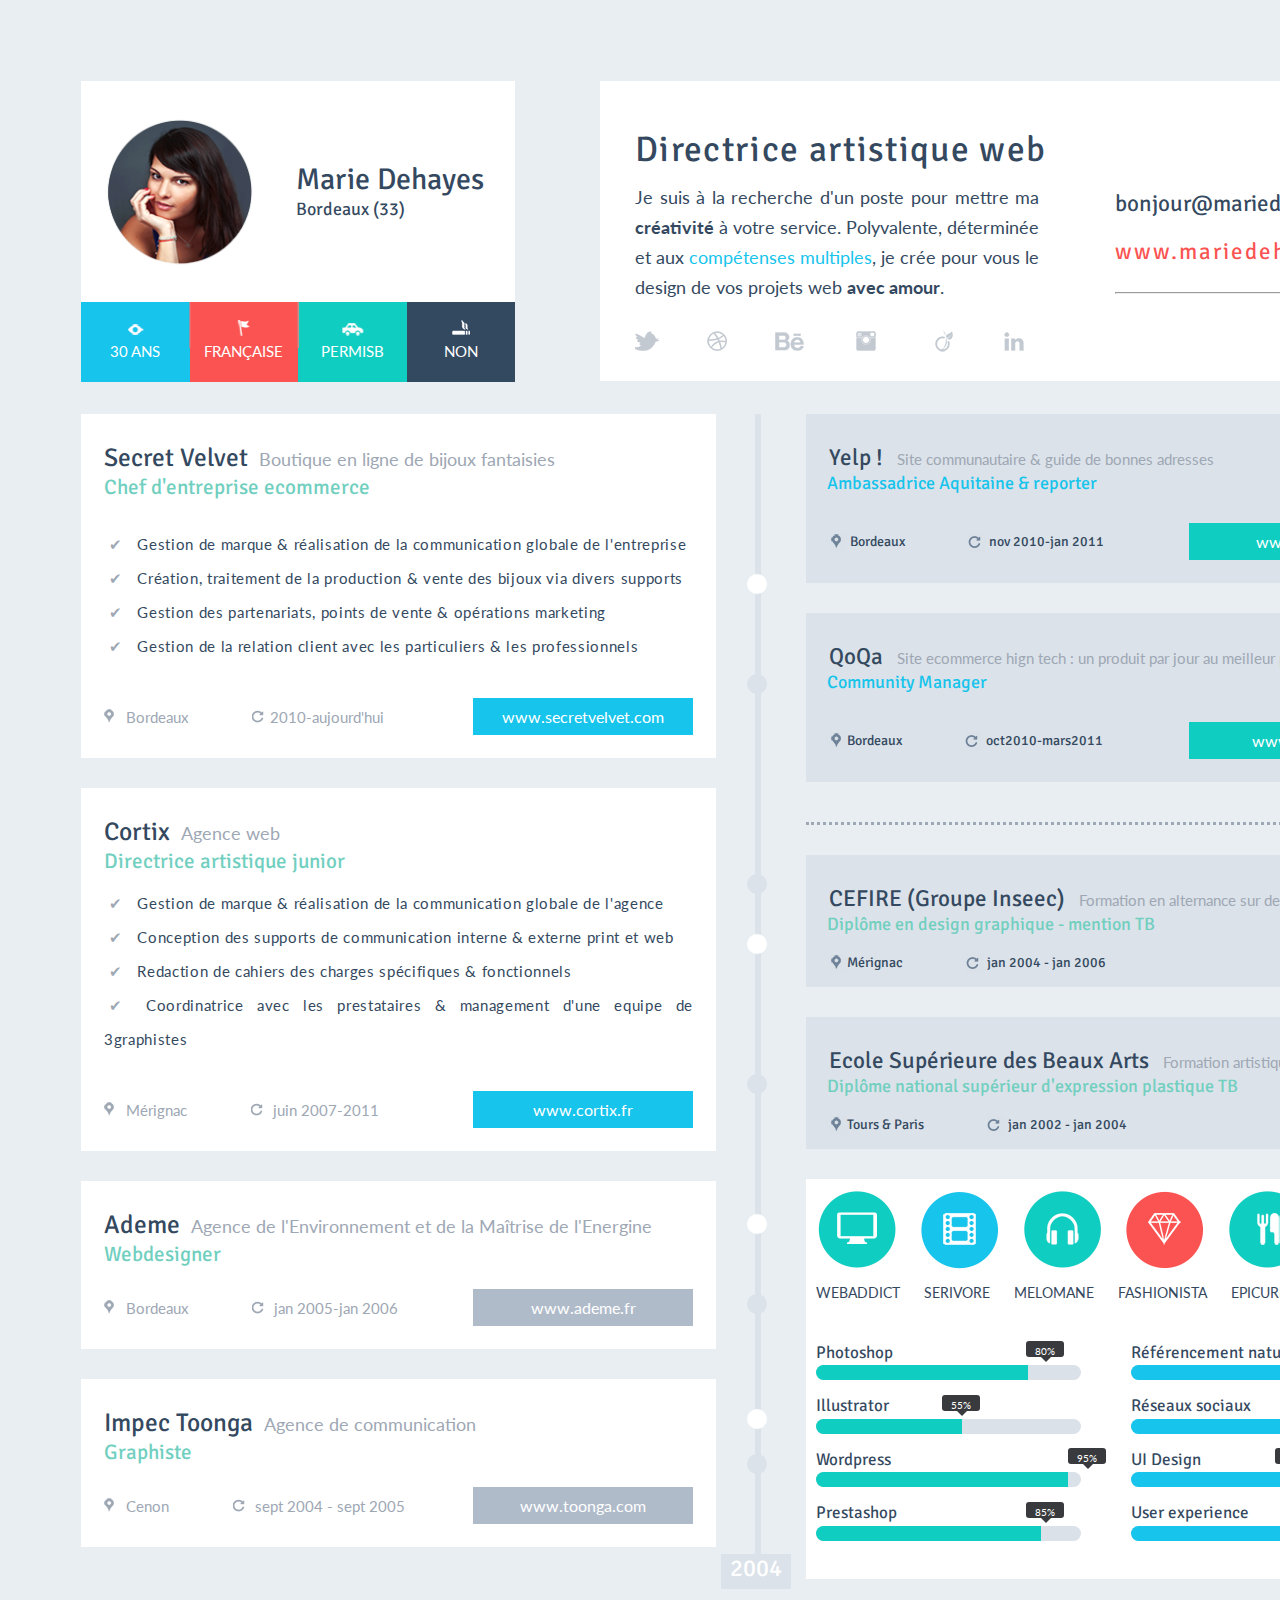
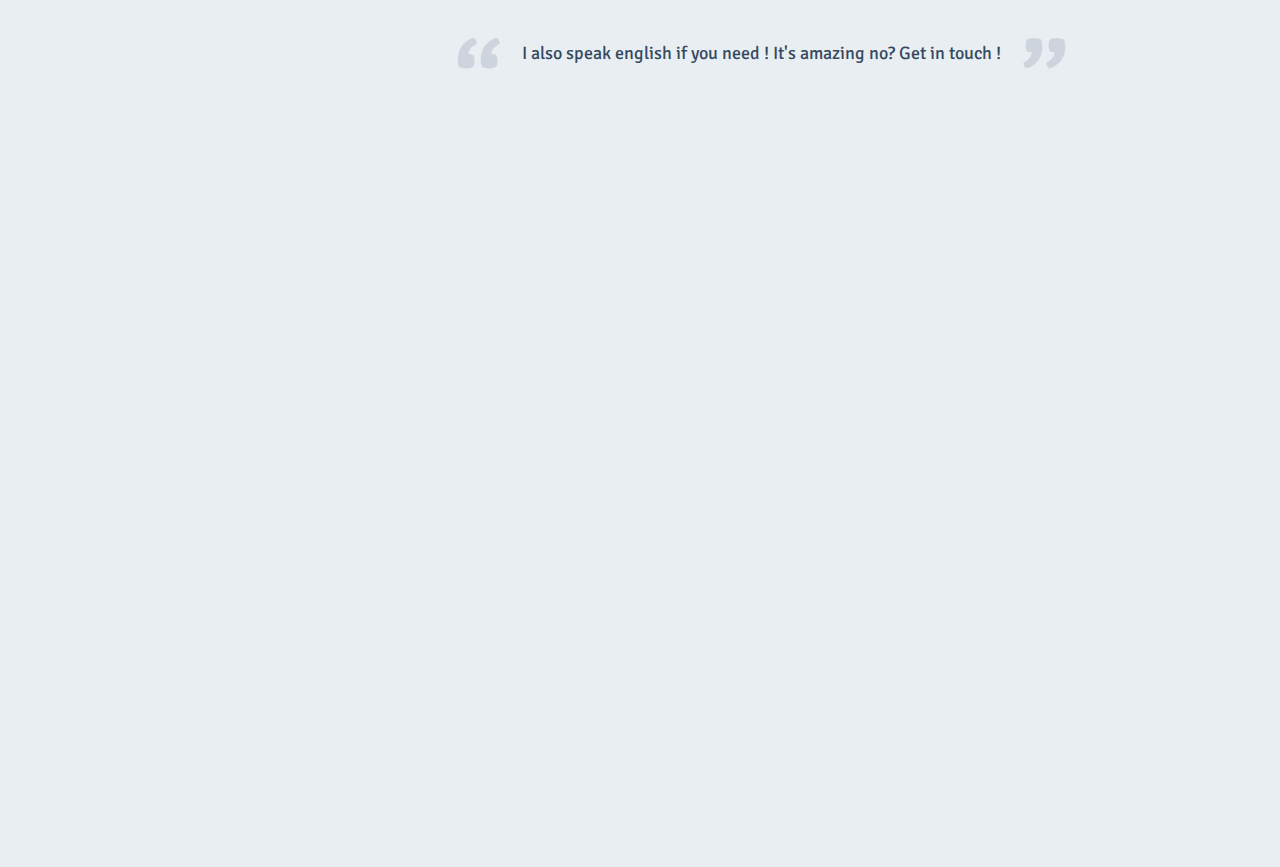
<file: Hello/index.html>
<!DOCTYPE html>
<html lang="ru">

<head>
    <meta charset="utf-8">
    <link rel="stylesheet" href="css/main.css">
    <link href="https://fonts.googleapis.com/css?family=Lato|Signika|Signika+Negative" rel="stylesheet">
    <title>Hello</title>
</head>

<body>

    <div class="layout-positioner header">

        <div class="column">
            <div class="share0">
                <img src="img/Task_Resume1.png">
            </div>
            <h2>Marie Dehayes</h2>
            <p id="Bordeaux33">Bordeaux (33)</p>
            <div>
                <p class="clear-left"></p>
                <a class="info info1" href=" ">
                    <p>30 ANS</p>
                </a>
                <a class="info info2" href=" ">
                    <p>FRANÇAISE</p>
                </a>
                <a class="info info3" href=" ">
                    <p>PERMISB</p>
                </a>
                <a class="info info4" href=" ">
                    <p>NON</p>
                </a>
            </div>
        </div>
        <div class="column">
            <div class="cell">
                <h1>Directrice artistique web</h1>
                <p class="headerCenterText">Je suis à la recherche d'un poste pour mettre ma
                    <strong>créativité</strong> à votre service. Polyvalente, déterminée et aux
                    <span style="color:#16C4EC;">compétenses multiples</span>, je crée pour vous le design de vos projets web
                    <strong>avec amour</strong>.</span>
                </p>
                <div class="share0">
                    <a class="social social11" href=" "></a>
                    <a class="social social12" href=" "></a>
                    <a class="social social13" href=" "></a>
                    <a class="social social14" href=" "></a>
                    <a class="social social15" href=" "></a>
                    <a class="social social16" href=" "></a>
                </div>
            </div>
        </div>
        <div class="column">
            <div id="header3">
                <p>bonjour@mariedehayes.com</p>
                <p id="www">www.mariedehayes.com</p>
                <hr>
            </div>
        </div>

    </div>

    <div class="layout-positioner features">
        <div class="column">

            <div class="cell">
                <span class="h2">Secret Velvet</span>
                <span class="h4">Boutique en ligne de bijoux fantaisies</span>
                <h3>Chef d'entreprise ecommerce</h3>
                <ul>
                    <li> Gestion de marque & réalisation de la communication globale de l'entreprise </li>
                    <li> Création, traitement de la production & vente des bijoux via divers supports </li>
                    <li> Gestion des partenariats, points de vente & opérations marketing </li>
                    <li> Gestion de la relation client avec les particuliers & les professionnels</li>
                </ul>

                <div class="share shareleft">
                    <span><span class="sprite2 plase21"></span> Bordeaux</span>
                    <span><span class="sprite2 date22"></span>2010-aujourd'hui</span>
                    <input type="submit" value="www.secretvelvet.com" class="inputBlue">
                </div>
            </div>
            <div class="cell">
                <span class="h2">Cortix</span>
                <span class="h4">Agence web</span>
                <h3>Directrice artistique junior</h3>
                <ul style="margin-top: 10px;
            ">
                    <li> Gestion de marque & réalisation de la communication globale de l'agence</li>
                    <li> Conception des supports de communication interne & externe print et web</li>
                    <li> Redaction de cahiers des charges spécifiques & fonctionnels</li>
                    <li> Coordinatrice avec les prestataires & management d'une equipe de 3graphistes</li>
                </ul>
                <div class="share shareleft">
                    <span><span class="sprite2 plase21"></span> Mérignac</span>
                    <span><span class="sprite2 date22"></span> juin 2007-2011</span>
                    <input type="submit" value="www.cortix.fr" class="inputBlue">
                </div>
            </div>
            <div class="cell">
                <span class="h2">Ademe</span>
                <span class="h4">Agence de l'Environnement et de la Maîtrise de l'Energine</span>
                <h3>Webdesigner</h3>
                <div class="share shareleft ">
                    <span><span class="sprite2 plase21"></span> Bordeaux</span>
                    <span><span class="sprite2 date22"></span> jan 2005-jan 2006</span>
                    <input type="submit" value="www.ademe.fr" class="inputGrey">
                </div>
            </div>
            <div class="cell">
                <span class="h2">Impec Toonga</span>
                <span class="h4">Agence de communication</span>
                <h3>Graphiste</h3>
                <div class="share shareleft ">
                    <span><span class="sprite2 plase21"></span> Cenon</span>
                    <span><span class="sprite2 date22"></span> sept 2004 - sept 2005</span>
                    <input type="submit" value="www.toonga.com" class="inputGrey">
                </div>
            </div>

        </div>


        <div column class="timeline column">
            <div class="dot">
            </div>
            <div class="dot">
            </div>
            <div class="dot">
            </div>
            <div class="dot">
            </div>
            <div class="dot">
            </div>
            <div class="dot">
            </div>
            <div class="dot">
            </div>
            <div class="dot">
            </div>
            <div class="dot">
            </div>
            <div class="box">2004
            </div>
        </div>

        <div class="column">

            <div class="cell">
                <span class="h2"> Yelp !</span>
                <span class="h4">Site communautaire & guide de bonnes adresses</span>
                <h3>Ambassadrice Aquitaine & reporter</h3>
                <div class="share">
                    <span><span class="sprite2 plase23"></span> Bordeaux</span>
                    <span><span class="sprite2 date24"></span> nov 2010-jan 2011</span>
                    <input type="submit" value="www.yelp.fr">
                </div>
            </div>
            <div class="cell">
                <span class="h2">QoQa</span>
                <span class="h4">Site ecommerce hign tech : un produit par jour au meilleur prix !</span>
                <h3>Community Manager</h3>
                <div class="share">
                    <span><span class="sprite2 plase23"></span>Bordeaux</span>
                    <span><span class="sprite2 date24"></span> oct2010-mars2011</span>

                    <input type="submit" value="www.qoqa.fr">
                </div>
            </div>


            <div class="cell cell2">
                <div class="hr2"></div>
            </div>



            <div class="cell cell2">
                <span class="h2">CEFIRE (Groupe Inseec)</span>
                <span class="h4">Formation en alternance sur deux années</span>
                <h3 style="color: #71CFC0;">Diplôme en design graphique - mention TB</h3>
                <div class="share shareMin">
                    <span><span class="sprite2 plase23"></span>Mérignac</span>
                    <span><span class="sprite2 date24"></span> jan 2004 - jan 2006</span>
                    <div class="star">
                        <span><span class="sprite2 star25"></span></span>
                        <span><span class="sprite2 star25"></span></span>
                        <span><span class="sprite2 star25"></span></span>
                        <span><span class="sprite2 star25"></span></span>
                        <span><span class="sprite2 star26"></span></span>
                    </div>
                </div>
            </div>
            <div class="cell cell2">
                <span class="h2">Ecole Supérieure des Beaux Arts</span>
                <span class="h4">Formation artistique</span>
                <h3 style="color: #71CFC0;">Diplôme national supérieur d'expression plastique TB</h3>
                <div class="share shareMin">
                    <span><span class="sprite2 plase23"></span>Tours & Paris</span>
                    <span><span class="sprite2 date24"></span> jan 2002 - jan 2004</span>
                    <div class="star">
                        <span><span class="sprite2 star25"></span></span>
                        <span><span class="sprite2 star25"></span></span>
                        <span><span class="sprite2 star26"></span></span>
                        <span><span class="sprite2 star27"></span></span>
                        <span><span class="sprite2 star27"></span></span>
                    </div>
                </div>
            </div>
            <div class="cell">
                <img src="img/progressbar.png">


                <div id="progr">

                    <span>WEBADDICT</span>
                    <span>SERIVORE</span>
                    <span>MELOMANE</span>
                    <span>FASHIONISTA</span>
                    <span>EPICURIENNE</span>
                    <span>VOYAGEUSE</span>

                </div>
                <div class="column left">
                    <p>Photoshop</p>
                    <div class="progress">
                        <progress value="80" max="100"></progress>
                        <div class="progress-value progress-value80">
                            80%
                        </div>
                    </div>
                    <p>Illustrator</p>
                    <div class="progress">
                        <progress value="55" max="100"></progress>
                        <div class="progress-value progress-value55">
                            55%
                        </div>
                    </div>
                    <p>Wordpress</p>
                    <div class="progress">
                        <progress value="95" max="100"></progress>
                        <div class="progress-value  progress-value95">
                            95%
                        </div>
                    </div>
                    <p>Prestashop</p>
                    <div class="progress">
                        <progress value="85" max="100"></progress>
                        <div class="progress-value progress-value85">
                            85%
                        </div>
                    </div>
                </div>
                <div class="right">
                    <p>Référencement naturel</p>
                    <div class="progress">
                        <progress value="60" max="90"></progress>
                        <div class="progress-value progress-value60">
                            60%
                        </div>
                    </div>
                    <p>Réseaux sociaux</p>
                    <div class="progress">
                        <progress value="75" max="90"></progress>
                        <div class="progress-value progress-value75">
                            75%
                        </div>
                    </div>
                    <p>UI Design</p>
                    <div class="progress">
                        <progress value="55" max="90"></progress>
                        <div class="progress-value progress-value55">
                            55%
                        </div>
                    </div>
                    <p>User experience</p>
                    <div class="progress">
                        <progress value="60" max="90"></progress>
                        <div class="progress-value progress-value60">
                            60%
                        </div>
                    </div>
                </div>
            </div>

        </div>
    </div>

    <div class="layout-positioner footer cell">
        <span class="quote">&#8220;</span>
        <span> I also speak english if you need ! It's amazing no? Get in touch ! </span>
        <span class="quote"> &#8221;</span>
    </div>
</body>

</html>
</file>
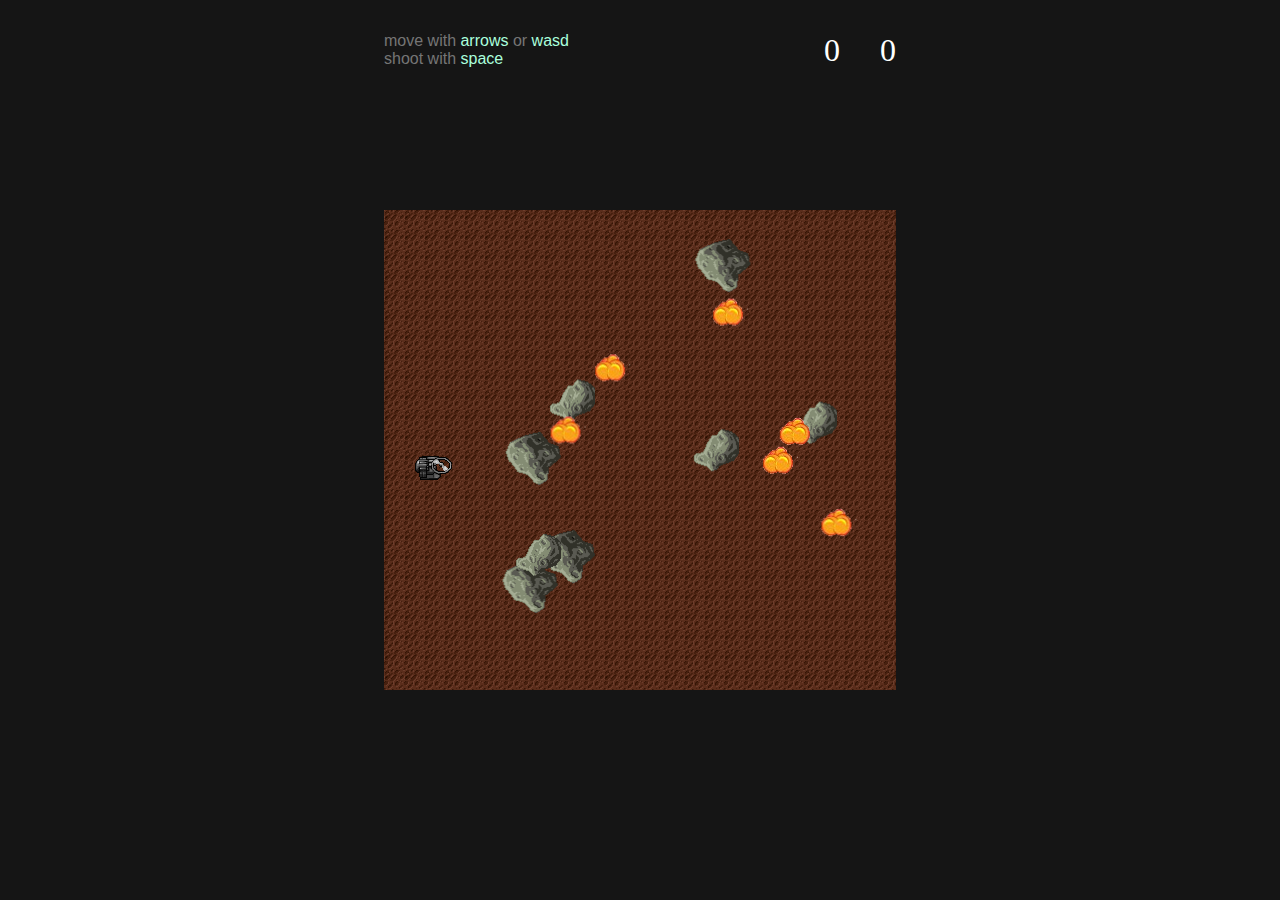
<file: SpaceAssault/index.html>
<!DOCTYPE html>
<html>

<head>
    <meta charset="utf-8">

    <title></title>
    <meta name="description" content="">
    <meta name="viewport" content="width=device-width">

    <link rel="stylesheet" href="css/app.css">
</head>

<body>
    <div id="game-over-overlay">
    </div>

    <div id="game-over">
        <h1>GAME OVER</h1>
        <button id="play-again">Play Again</button>
    </div>

    <div class="wrapper">
        <div id="instructions">
            <div>
                move with <span class="key">arrows</span> or <span class="key">wasd</span>
            </div>
            <div>
                shoot with <span class="key">space</span>
            </div>
        </div>
        <div id="score1"></div>
        <div id="score"></div>

    </div>

    <script type="text/javascript" src="js/resources.js"></script>
    <script type="text/javascript" src="js/input.js"></script>
    <script type="text/javascript" src="js/sprite.js"></script>
    <script type="text/javascript" src="js/app.js"></script>
</body>

</html>
</file>
<file: Hello/css/main.css>
body {
        background-color: #E9EEF2;
        color: #344960;
        /*темный*/
        font-size: 17px;
        font-family: 'Lato', sans-serif;
        height: 1716px;
        width: 1511px;
        padding: 73px;
        /*margin:0px auto; */
        line-height: 28px;
    }
    
    .header img {
        float: left;
        width: 38%;
        height: 38%;
        margin: 33px 40px 15px 21px;
    }
    
    .cell {
        background-color: white;
        margin-bottom: 20px;
        padding: 10px 25px;
    }
    
    .header .column {
        float: left;
        background-color: white;
        height: 275px;
        width: 480px;
        padding: 15px 30px 10px 10px;
    }
    
    .header .column:first-child {
        width: 434px;
        padding: 0;
        margin-right: 85px;
    }
    
    .header .column:last-child {
        width: 290px;
        margin-left: -20px;
    }
    
    .features .column {
        float: left;
        height: 1140px;
    }
    
    .features .column:first-child {
        width: 635px;
        margin: 10px 80px 20px 0px;
    }
    
    .timeline {
        margin: 33px 0px 20px -41px;
        border-left: 6px solid #DBE2E9;
        height: 100%;
        background: #E9EEF2;
        position: relative;
    }
    
    .dot {
        width: 20px;
        height: 20px;
        border-radius: 50%;
        position: absolute;
        left: -14px;
    }
    
    .box {
        width: 70px;
        height: 35px;
        position: absolute;
        left: -40px;
        top: 1140px;
        background-color: #DBE2E9;
        text-align: center;
        vertical-align: middle;
        color: white;
        font-size: 24px;
        font-family: 'Signika', sans-serif;
    }
    
    .dot:nth-child(1) {
        top: 160px;
        background-color: white;
    }
    
    .dot:nth-child(2) {
        top: 260px;
        background-color: #DBE2E9;
    }
    
    .dot:nth-child(3) {
        top: 460px;
        background-color: #DBE2E9;
    }
    
    .dot:nth-child(4) {
        top: 520px;
        background-color: white;
    }
    
    .dot:nth-child(5) {
        top: 660px;
        background-color: #DBE2E9;
    }
    
    .dot:nth-child(6) {
        top: 800px;
        background-color: white;
    }
    
    .dot:nth-child(7) {
        top: 880px;
        background-color: #DBE2E9;
    }
    
    .dot:nth-child(8) {
        top: 995px;
        background-color: white;
    }
    
    .dot:nth-child(9) {
        top: 1040px;
        background-color: #DBE2E9;
    }
    
    .features .column:last-child {
        width: 470px;
        margin: 10px 15px 30px -20px;
    }
    
    .features .cell {
        padding: 30px 23px 27px 23px;
        margin-bottom: 25px;
        margin-top: 30px;
    }
    
    .features .column .cell:first-child {
        margin-top: 23px;
    }
    
    .features .column:last-child .cell {
        background-color: #DBE2E9;
        margin-left: 30px;
        width: 580px;
    }
    
    .features .column:last-child .cell:last-child {
        background-color: white;
        margin-bottom: 20px;
        padding: 10px;
        height: 380px;
        width: 600px;
    }
    
    .star {
        float: right;
    }
    
    .features .cell2 {
        padding-bottom: 0px;
    }
    
    .share3 {
        display: table;
        color: #7f8c8d;
    }
    
    .share0 {
        font-weight: normal;
        color: #7f8c8d;
        text-align: justify;
        margin-right: 30px;
    }
    
    .share {
        font-weight: normal;
        text-align: justify;
        font-size: 14px;
        font-family: 'Signika', sans-serif;
        margin-right: 30px;
        margin-top: 45px;
    }
    
    .shareMin {
        margin-top: 20px;
        padding-bottom: 10px;
    }
    
    .shareleft {
        color: #9EA7B4;
        font-family: 'Lato', sans-serif;
        font-size: 15px;
        margin-top: -6px;
    }
    
    .shareleft:last-child {
        margin-top: 40px;
    }
    
    .share0:last-child,
    .share:last-child {
        margin-right: 0px;
    }
    
    input {
        float: right;
        background: #10CDC1;
        box-sizing: border-box;
        border: none;
        color: white;
        font-size: 16px;
        font-family: 'Lato', sans-serif;
        line-height: 35px;
        width: 220px;
        margin-top: -5px;
    }
    
    .inputBlue {
        background: #16C4EC;
    }
    
    .inputGrey {
        background: #B0BBCA
    }
    
    .layout-positioner::after {
        content: "";
        display: table;
        clear: both;
    }
    
    .social {
        display: inline-block;
        width: 39px;
        height: 24px;
        margin-right: 27px;
        vertical-align: middle;
        background: url("../img/social.png") no-repeat;
    }
    
    .social11 {
        background-position: -5px 0;
    }
    
    .social12 {
        background-position: -75px 0;
    }
    
    .social13 {
        background-position: -150px 0;
    }
    
    .social14 {
        background-position: -218px 0;
    }
    
    .social15 {
        background-position: -284px 0;
    }
    
    .social16 {
        background-position: -355px 0;
    }
    
    .clear-left {
        clear: left;
    }
    
    .features .column:last-child .cell2:nth-child(3) {
        background: transparent;
        padding: 0px;
        margin: 40px 0px 10px 30px;
        width: 620px;
    }
    
    .hr2 {
        border-bottom: 3px dotted #9EA7B4;
    }
    
    .sprite2 {
        display: inline-block;
        width: 18px;
        height: 20px;
        vertical-align: middle;
        background: url("../img/date.png") no-repeat;
    }
    
    .plase21 {
        background-position: 0 0;
    }
    
    .date22 {
        margin-left: 60px;
        background-position: -25px 0;
    }
    
    .plase23 {
        background-position: -55px 0;
    }
    
    .date24 {
        margin-left: 60px;
        background-position: -80px 0;
    }
    
    .star25 {
        margin-left: 0px;
        background-position: -100px 0;
    }
    
    .star26 {
        margin-left: 0px;
        background-position: -120px 0;
    }
    
    .star27 {
        margin-left: 0px;
        background-position: -141px 0;
    }
    
    .info {
        float: left;
        width: 25%;
        height: 80px;
        background: url("../img/info.png") no-repeat;
        text-decoration: none;
        color: white;
        margin-top: 0;
    }
    
    .info1 {
        background-color: #16C4EC;
        background-position: 0 0;
    }
    
    .info2 {
        background-color: #FA5351;
        background-position: -108px 0;
    }
    
    .info3 {
        background-color: #10CDC1;
        background-position: -216px 0;
    }
    
    .info4 {
        background-color: #33495F;
        background-position: -325px 0;
    }
    
    .quote {
        position: relative;
        top: 35px;
        color: #CED4DD;
        font-size: 118px;
        vertical-align: middle;
        margin: 15px;
    }
    
    .footer {
        font-family: 'Signika', sans-serif;
        position: relative;
        top: 65px;
        left: -100px;
        width: 100%;
        margin: 0px;
        text-align: center;
        background-color: #E9EEF2;
        display: inline-block;
        font-size: 18px;
        line-height: 0px;
    }
    
    .p .column .left {
        float: left;
        height: 110px;
        margin-bottom: 20px;
        padding: 10px;
        padding-top: 20px;
    }
    
    .left {
        width: 280px;
        font-weight: normal;
        margin-right: 20px;
        padding-top: 20px;
    }
    
    .right {
        float: left;
        font-weight: normal;
        padding-top: 20px;
        padding-left: 15px;
    }
    
    .left p,
    .right p {
        line-height: 18px;
        margin-bottom: 0px;
    }
    
    #progr span {
        font-size: 14px;
        margin-right: 20px;
    }
    
    #progr span:nth-child(5),
    #progr span:nth-child(6) {
        margin-right: 0px;
    }
    
    .progress {
        position: relative;
        line-height: 18px;
    }
    
    progress {
        width: 265px;
        height: 15px;
        border: 0;
        border-top-left-radius: 9px;
        border-bottom-left-radius: 9px;
    }
    
    progress::-webkit-progress-bar {
        background-color: #DBE1E8;
        border: 0;
        border-radius: 9px;
    }
    
    progress::-webkit-progress-value {
        background-color: #16C4EC;
        border: 0;
        border-top-left-radius: 9px;
        border-bottom-left-radius: 9px;
    }
    
    .left progress::-webkit-progress-value {
        background-color: #10CDC1;
    }
    
    .progress-value {
        position: absolute;
        bottom: 23px;
        left: 75%;
        width: 38px;
        height: 16px;
        line-height: 20px;
        border-radius: 3px;
        background: #393a3d;
        font-size: 10px;
        color: white;
        text-align: center;
    }
    
    .progress-value:after {
        /**/
        content: "";
        border-top: 7px solid #393a3d;
        border-left: 7px solid transparent;
        border-right: 7px solid transparent;
        position: absolute;
        bottom: -5px;
        left: 35%;
    }
    
    .right .progress-value {
        margin-left: 25px;
    }
    
    .progress-value55 {
        left: 45%;
    }
    
    .progress-value60 {
        left: 55%;
    }
    
    .progress-value75 {
        left: 65%;
    }
    
    .progress-value85 {
        left: 75%;
    }
    
    .progress-value95 {
        left: 90%;
    }
    
    .header .column:last-child .cell {
        vertical-align: middle;
        height: 220px;
    }
    
    h1 {
        font-family: 'Signika', sans-serif;
        font-weight: normal;
        font-size: 35.5px;
        line-height: 40px;
        Letter-spacing: 1pt;
        text-align: justify;
        margin-bottom: 22px;
    }
    
    h2 {
        font-family: 'Signika', sans-serif;
        font-weight: normal;
        font-size: 30px;
        margin-bottom: 0px;
        padding-top: 60px;
    }
    
    .h2 {
        font-family: 'Signika', sans-serif;
        font-weight: normal;
        font-size: 23px;
        margin-right: 10px;
    }
    
    .features .column:first-child .h2 {
        font-size: 25.5px;
        margin-right: 7px;
    }
    
    h3 {
        color: #71CFC0;
        font-family: 'Signika', sans-serif;
        font-weight: normal;
        line-height: 0px;
        margin-top: 10px;
        margin-bottom: 25px;
        font-size: 18px;
    }
    
    .features .column:first-child h3 {
        font-size: 21px;
        margin-top: 13px;
    }
    
    .features .column:last-child h3 {
        margin-left: -2px;
        color: #16C4EC;
        /*синий*/
    }
    
    .h4 {
        font-family: 'Lato', sans-serif;
        font-weight: normal;
        font-size: 15px;
        color: #9EA7B4;
        /*светл*/
        left: 0px;
    }
    
    .features .column:first-child .h4 {
        font-size: 17.5px;
    }
    
    ul {
        padding: 0;
        margin-top: 40px;
        margin-bottom: 35px;
        Letter-spacing: 0.5pt;
    }
    
    li {
        font-weight: normal;
        font-family: 'Lato', sans-serif;
        font-size: 14.74px;
        list-style-type: none;
        text-align: justify;
        line-height: 34px;
    }
    
    li:before {
        content: "✔";
        color: #9EA7B4;
        margin-left: 5px;
        margin-right: 10px;
    }
    
    p {
        text-align: justify;
        font-family: 'Signika Negative', sans-serif;
    }
    
    .header p {
        margin-top: -10px;
        font-size: 19px;
    }
    
    p.headerCenterText {
        display: inline-block;
        font-family: 'Lato', sans-serif;
        width: 94%;
        line-height: 30px;
        font-size: 18px;
        margin-bottom: 25px;
    }
    
    #Bordeaux33 {
        font-size: 18px;
        Line-height: 0px;
        margin-top: 15px;
    }
    
    .info p {
        text-align: center;
        font-family: 'Lato', sans-serif;
        font-size: 15px;
        font-weight: normal;
        text-transform: uppercase;
        margin-top: 35px;
    }
    
    #header3 {
        margin: 100px 10px 20px 5px;
    }
    
    #header3 p {
        font-size: 23px;
        Line-height: 35px;
        padding: 0px;
    }
    
    #www {
        color: #FA5351;
        Letter-spacing: 2px;
    }
</file>
<file: SpaceAssault/css/app.css>
html,
body {
    margin: 0;
    padding: 0;
    background-color: #151515;
}

canvas {
    display: block;
    margin: auto;
    position: absolute;
    top: 0;
    bottom: 0;
    left: 0;
    right: 0;
}

.wrapper {
    width: 512px;
    margin: 0 auto;
    margin-top: 2em;
}

#instructions {
    float: left;
    font-family: sans-serif;
    color: #757575;
}

#score {
    float: right;
    color: white;
    font-size: 2em;
}

#score1 {
    float: right;
    color: white;
    font-size: 2em;
    margin-left: 40px;
}

.key {
    color: #aaffdd;
}

#game-over,
#game-over-overlay {
    margin: auto;
    width: 512px;
    height: 480px;
    position: absolute;
    top: 0;
    left: 0;
    right: 0;
    bottom: 0;
    z-index: 1;
    display: none;
}

#game-over-overlay {
    background-color: black;
    opacity: .5;
}

#game-over {
    height: 200px;
    text-align: center;
    color: white;
}

#game-over h1 {
    font-size: 3em;
    font-family: sans-serif;
}

#game-over button {
    font-size: 1.5em;
}
</file>
